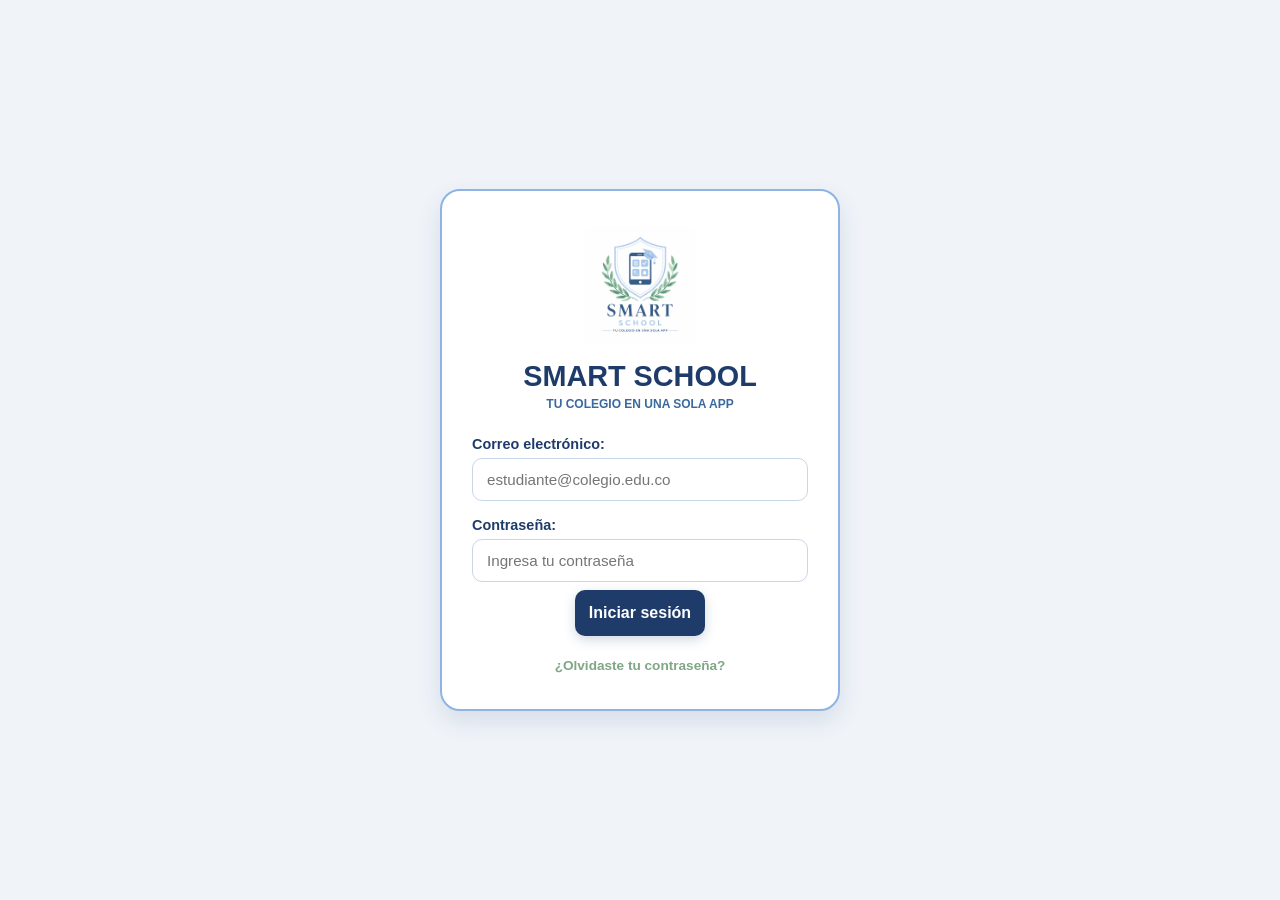
<file: inicio-de-sesión/index.html>
<!DOCTYPE html>
<html lang="es">

<head>
  <meta charset="UTF-8">
  <meta name="viewport" content="width=device-width, initial-scale=1.0">
  <title>Smart School · Inicio de Sesión</title>
  <link rel="stylesheet" href="styles.css">
</head>

<body>
  <main class="contenedor-principal">
    <section class="tarjeta-login">
      <header class="header-login">
        <img src="logo.png" alt="Logo de Smart School: tu colegio en una sola app" class="logo">
        <h1 id="titulo-app">SMART SCHOOL</h1>
        <p class="subtitulo">TU COLEGIO EN UNA SOLA APP</p>
      </header>
      <form class="formulario-login">
        <div class="campo">
          <label for="correo">Correo electrónico:</label>
          <input type="email" id="correo" name="correo" placeholder="estudiante@colegio.edu.co" required>
        </div>
        <div class="campo">
          <label for="password">Contraseña:</label>
          <input type="password" id="password" name="password" placeholder="Ingresa tu contraseña" required>
        </div>
      </form>
      <form action="../inicio/inicio.html">
        <button type="submit" class="btn-login">Iniciar sesión</button>
      </form>
      <footer class="footer-login">
        <p><a href="#">¿Olvidaste tu contraseña?</a></p>
      </footer>
    </section>
  </main>
</body>

</html>
</file>
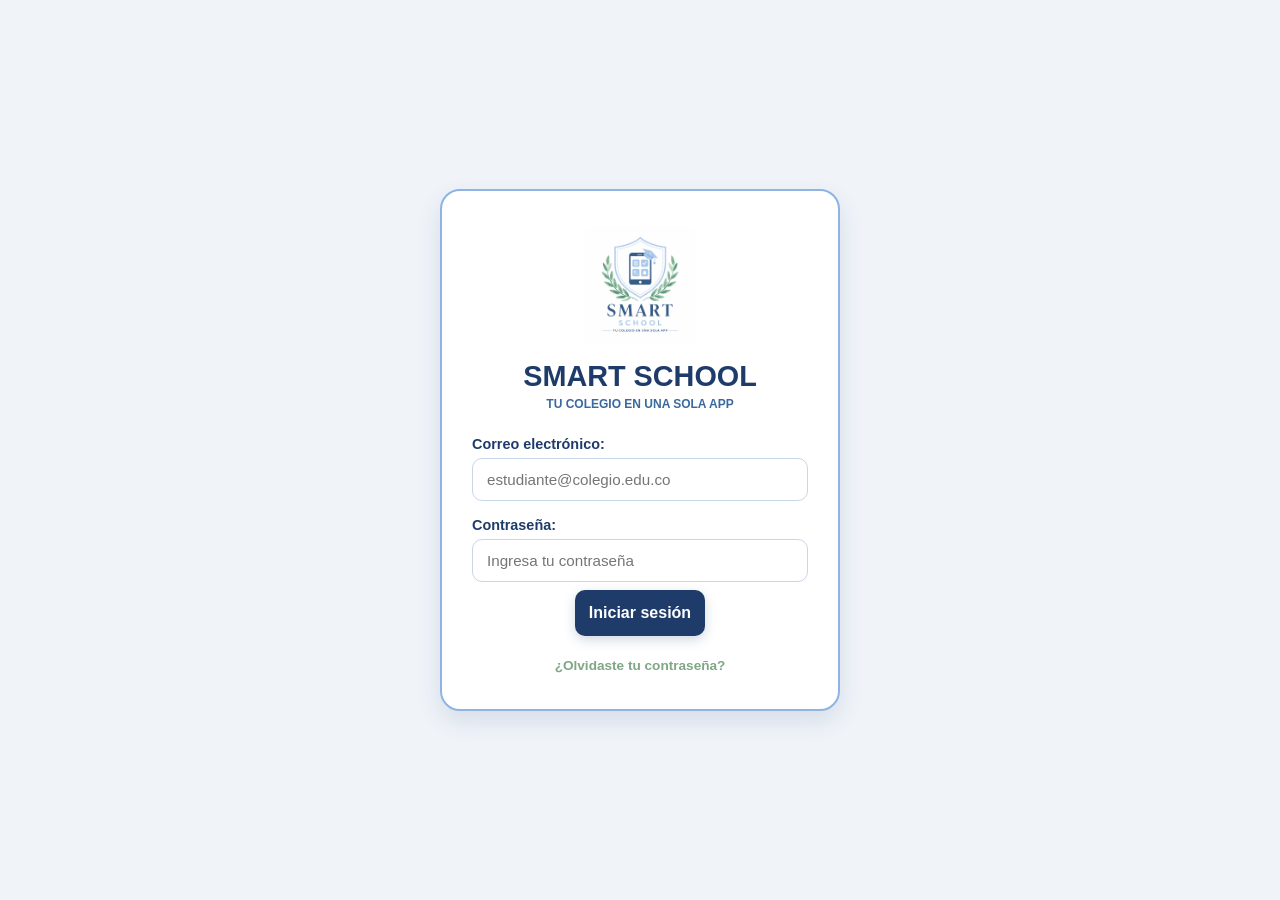
<file: proyecto pia/inicio de sesión/index.html>
<!DOCTYPE html>
<html lang="es">
<head>
  <meta charset="UTF-8">
  <meta name="viewport" content="width=device-width, initial-scale=1.0">
  <title>Smart School · Inicio de Sesión</title>
  <link rel="stylesheet" href="styles.css">
</head>
<body>
  <main class="contenedor-principal">
    <section class="tarjeta-login">
      <header class="header-login">
        <img src="logo.png" alt="Logo de Smart School: tu colegio en una sola app" class="logo">
        <h1 id="titulo-app">SMART SCHOOL</h1>
        <p class="subtitulo">TU COLEGIO EN UNA SOLA APP</p>
      </header>
      <form class="formulario-login">
        <div class="campo">
          <label for="correo">Correo electrónico:</label>
          <input type="email" id="correo" name="correo" placeholder="estudiante@colegio.edu.co" required>
        </div>
        <div class="campo">
          <label for="password">Contraseña:</label>
          <input type="password" id="password" name="password" placeholder="Ingresa tu contraseña" required>
        </div>
      </form>
      <form action="../primera-pagina/index.html">
        <button type="submit" class="btn-login">Iniciar sesión</button>
      </form>
      <footer class="footer-login">
        <p><a href="#">¿Olvidaste tu contraseña?</a></p>
      </footer>
    </section>
  </main>
</body>
</html>
</file>
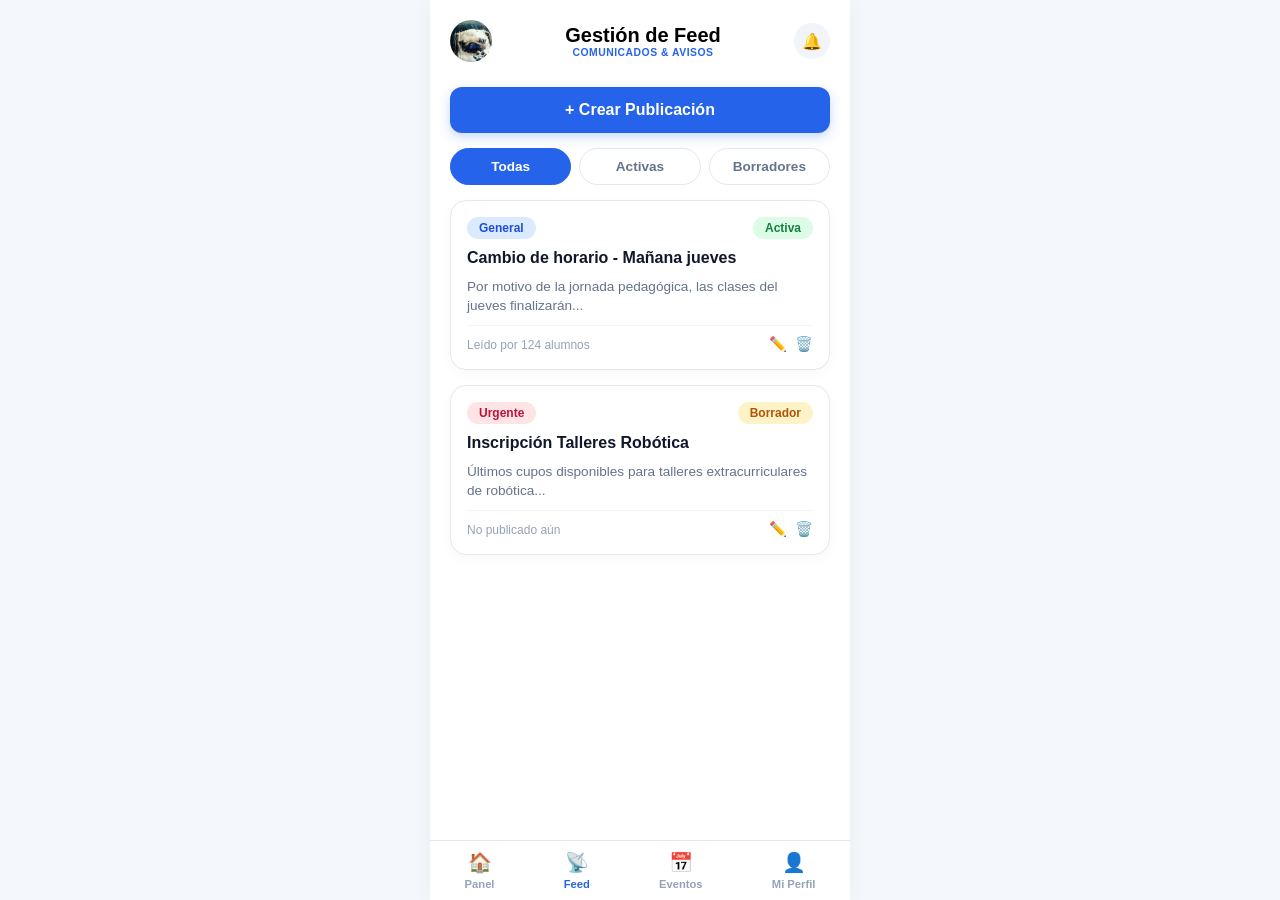
<file: proyecto pia/primera-pagina/index.html>
<!DOCTYPE html>
<html lang="es">
<head>
  <meta charset="UTF-8">
  <meta name="viewport" content="width=device-width, initial-scale=1.0">
  <title>Smart School · Gestión de Feed</title>
  <link rel="stylesheet" href="styles.css">
</head>
<body>
  <div class="app-contenedor">
    <header class="encabezado-pantalla">
      <img src="foto1.png" alt="Foto de perfil del usuario" class="avatar-usuario">
      <div class="titulo-seccion">
        <h1>Gestión de Feed</h1>
        <p class="subtitulo">COMUNICADOS & AVISOS</p>
      </div>
      <button type="button" class="btn-icono" aria-label="Notificaciones">🔔</button>
    </header>
    <main class="contenido-principal">
      <button type="button" class="btn-crear">+ Crear Publicación</button>
      <section class="seccion-filtros">
        <button type="button" class="filtro activo">Todas</button>
        <button type="button" class="filtro">Activas</button>
        <button type="button" class="filtro">Borradores</button>
      </section>
      <section class="lista-publicaciones">
        <article class="tarjeta-publicacion">
          <header class="cabecera-tarjeta">
            <span class="badge badge-general">General</span>
            <span class="badge badge-activa">Activa</span>
          </header>
          <h2>Cambio de horario - Mañana jueves</h2>
          <p>Por motivo de la jornada pedagógica, las clases del jueves finalizarán...</p>
          <footer class="pie-tarjeta">
            <span class="estado-lectura">Leído por 124 alumnos</span>
            <div class="acciones-tarjeta">
              <button type="button" class="btn-accion" aria-label="Editar">✏️</button>
              <button type="button" class="btn-accion" aria-label="Eliminar">🗑️</button>
            </div>
          </footer>
        </article>
        <article class="tarjeta-publicacion">
          <header class="cabecera-tarjeta">
            <span class="badge badge-urgente">Urgente</span>
            <span class="badge badge-borrador">Borrador</span>
          </header>
          <h2>Inscripción Talleres Robótica</h2>
          <p>Últimos cupos disponibles para talleres extracurriculares de robótica...</p>
          <footer class="pie-tarjeta">
            <span class="estado-lectura">No publicado aún</span>
            <div class="acciones-tarjeta">
              <button type="button" class="btn-accion" aria-label="Editar">✏️</button>
              <button type="button" class="btn-accion" aria-label="Eliminar">🗑️</button>
            </div>
          </footer>
        </article>
      </section>
    </main>
    <nav class="barra-navegacion">
      <ul>
        <li>
          <a href="#">
            <span class="icono-nav">🏠</span>
            <span>Panel</span>
          </a>
        </li>
        <li>
          <a href="#" class="activo">
            <span class="icono-nav">📡</span>
            <span>Feed</span>
          </a>
        </li>
        <li>
          <a href="#">
            <span class="icono-nav">📅</span>
            <span>Eventos</span>
          </a>
        </li>
        <li>
          <a href="#">
            <span class="icono-nav">👤</span>
            <span>Mi Perfil</span>
          </a>
        </li>
      </ul>
    </nav>
  </div>
  
</body>
</html>
</file>
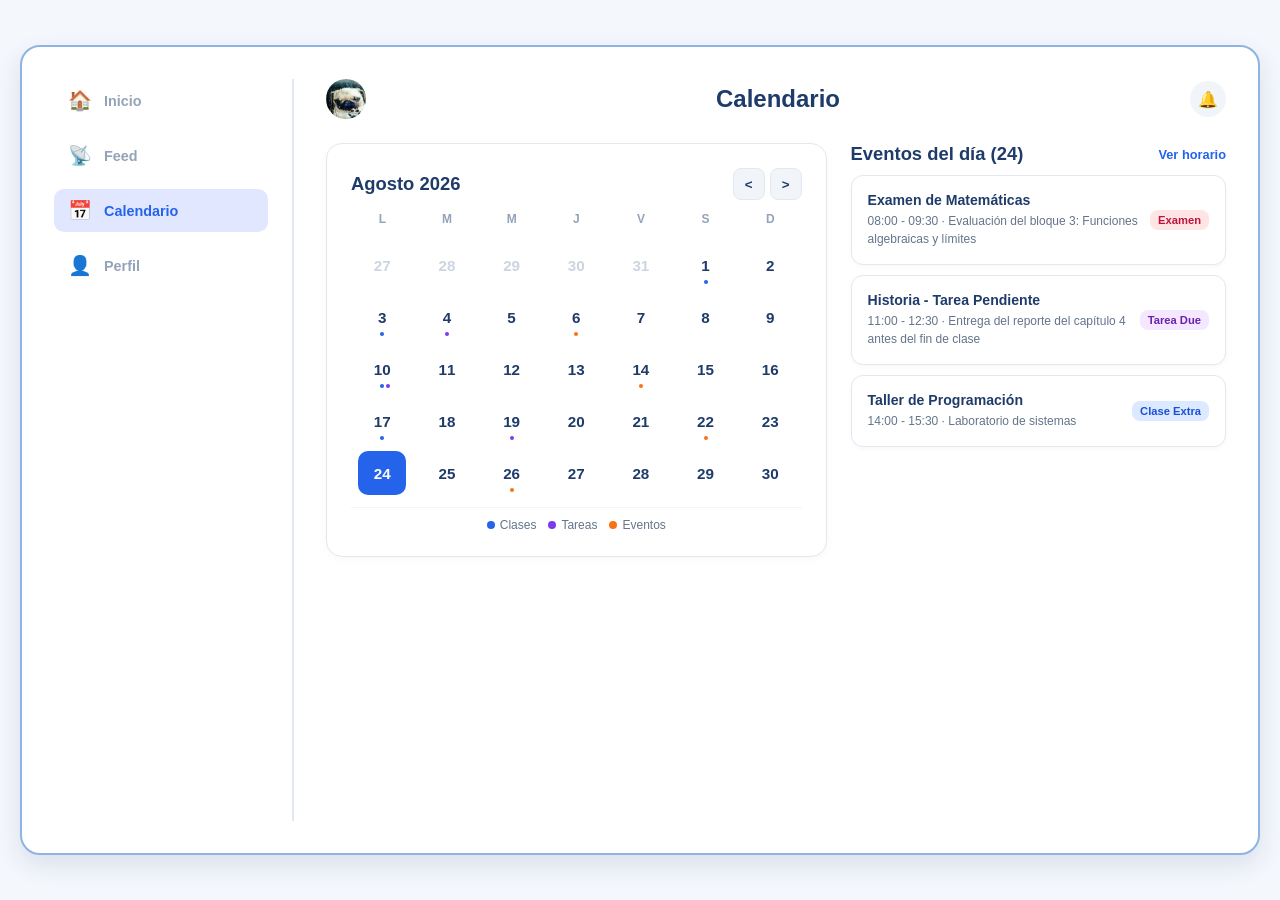
<file: calendario/calendario.html>
<!DOCTYPE html>
<html lang="es">

<head>
    <meta charset="UTF-8">
    <title>Smart School · Calendario</title>
    <!-- Enlace a la hoja de estilos externa (Clase 5) -->
    <link rel="stylesheet" href="styles.css">
</head>

<body>

    <!-- Contenedor principal de la aplicación (Clase 2 y 6) -->
    <div class="app-contenedor">

        <!-- Encabezado superior (Clase 2, 3 y 7) -->
        <header class="encabezado-pantalla">
            <img src="foto1.png" alt="Foto de perfil del estudiante" class="avatar-usuario">
            <h1 class="titulo-pantalla">Calendario</h1>
            <button type="button" class="btn-icono">🔔</button>
        </header>

        <!-- Contenido principal semántico (Clase 2) -->
        <main class="contenido-principal">

            <!-- Sección del Calendario Mensual (Clase 2, 6 y 7) -->
            <section class="tarjeta-calendario">

                <!-- Cabecera del mes con controles de navegación -->
                <div class="cabecera-mes">
                    <h2>Agosto 2026</h2>
                    <div class="controles-mes">
                        <button type="button" class="btn-flecha">&lt;</button>
                        <button type="button" class="btn-flecha">&gt;</button>
                    </div>
                </div>

                <!-- Días de la semana -->
                <div class="dias-semana-header">
                    <span>L</span><span>M</span><span>M</span><span>J</span><span>V</span><span>S</span><span>D</span>
                </div>

                <!-- Matriz de días del mes (Clase 7 Flexbox) -->
                <div class="grid-calendario">
                    <!-- Semana 1 -->
                    <div class="fila-semana">
                        <div class="dia pasado">27</div>
                        <div class="dia pasado">28</div>
                        <div class="dia pasado">29</div>
                        <div class="dia pasado">30</div>
                        <div class="dia pasado">31</div>
                        <div class="dia con-punto punto-azul">1</div>
                        <div class="dia">2</div>
                    </div>

                    <!-- Semana 2 -->
                    <div class="fila-semana">
                        <div class="dia con-punto punto-azul">3</div>
                        <div class="dia con-punto punto-morado">4</div>
                        <div class="dia">5</div>
                        <div class="dia con-punto punto-naranja">6</div>
                        <div class="dia">7</div>
                        <div class="dia">8</div>
                        <div class="dia">9</div>
                    </div>

                    <!-- Semana 3 -->
                    <div class="fila-semana">
                        <div class="dia con-punto punto-doble">10</div>
                        <div class="dia">11</div>
                        <div class="dia">12</div>
                        <div class="dia">13</div>
                        <div class="dia con-punto punto-naranja">14</div>
                        <div class="dia">15</div>
                        <div class="dia">16</div>
                    </div>

                    <!-- Semana 4 -->
                    <div class="fila-semana">
                        <div class="dia con-punto punto-azul">17</div>
                        <div class="dia">18</div>
                        <div class="dia con-punto punto-morado">19</div>
                        <div class="dia">20</div>
                        <div class="dia">21</div>
                        <div class="dia con-punto punto-naranja">22</div>
                        <div class="dia">23</div>
                    </div>

                    <!-- Semana 5 -->
                    <div class="fila-semana">
                        <div class="dia activo">24</div>
                        <div class="dia">25</div>
                        <div class="dia con-punto punto-naranja">26</div>
                        <div class="dia">27</div>
                        <div class="dia">28</div>
                        <div class="dia">29</div>
                        <div class="dia">30</div>
                    </div>
                </div>

                <!-- Leyenda de colores del calendario (Clase 6 y 7) -->
                <div class="leyenda-calendario">
                    <span class="item-leyenda"><span class="dot dot-azul"></span> Clases</span>
                    <span class="item-leyenda"><span class="dot dot-morado"></span> Tareas</span>
                    <span class="item-leyenda"><span class="dot dot-naranja"></span> Eventos</span>
                </div>

            </section>

            <!-- Sección de Eventos del Día (Clase 2 y 7) -->
            <section class="bloque-eventos">
                <div class="cabecera-seccion">
                    <h2>Eventos del día (24)</h2>
                    <a href="#" class="enlace-ver-horario">Ver horario</a>
                </div>

                <div class="lista-eventos-dia">
                    <!-- Tarjeta 1: Examen -->
                    <article class="tarjeta-evento-dia">
                        <div class="info-evento">
                            <h3>Examen de Matemáticas</h3>
                            <p>08:00 - 09:30 · Evaluación del bloque 3: Funciones algebraicas y límites</p>
                        </div>
                        <span class="badge badge-examen">Examen</span>
                    </article>

                    <!-- Tarjeta 2: Tarea -->
                    <article class="tarjeta-evento-dia">
                        <div class="info-evento">
                            <h3>Historia - Tarea Pendiente</h3>
                            <p>11:00 - 12:30 · Entrega del reporte del capítulo 4 antes del fin de clase</p>
                        </div>
                        <span class="badge badge-tarea">Tarea Due</span>
                    </article>

                    <!-- Tarjeta 3: Clase Extra -->
                    <article class="tarjeta-evento-dia">
                        <div class="info-evento">
                            <h3>Taller de Programación</h3>
                            <p>14:00 - 15:30 · Laboratorio de sistemas</p>
                        </div>
                        <span class="badge badge-clase">Clase Extra</span>
                    </article>
                </div>
            </section>

        </main>

        <!-- Barra de navegación inferior (Clase 2 y 7) -->
        <nav class="barra-navegacion">
            <ul>
                <li>
                    <a href="../inicio/inicio.html">
                        <span class="icono-nav">🏠</span>
                        <span>Inicio</span>
                    </a>
                </li>
                <li>
                    <a href="../feed/feed.html">
                        <span class="icono-nav">📡</span>
                        <span>Feed</span>
                    </a>
                </li>
                <li>
                    <a href="#" class="activo">
                        <span class="icono-nav">📅</span>
                        <span>Calendario</span>
                    </a>
                </li>
                <li>
                    <a href="../perfil/perfil.html">
                        <span class="icono-nav">👤</span>
                        <span>Perfil</span>
                    </a>
                </li>
            </ul>
        </nav>

    </div>

</body>

</html>
</file>
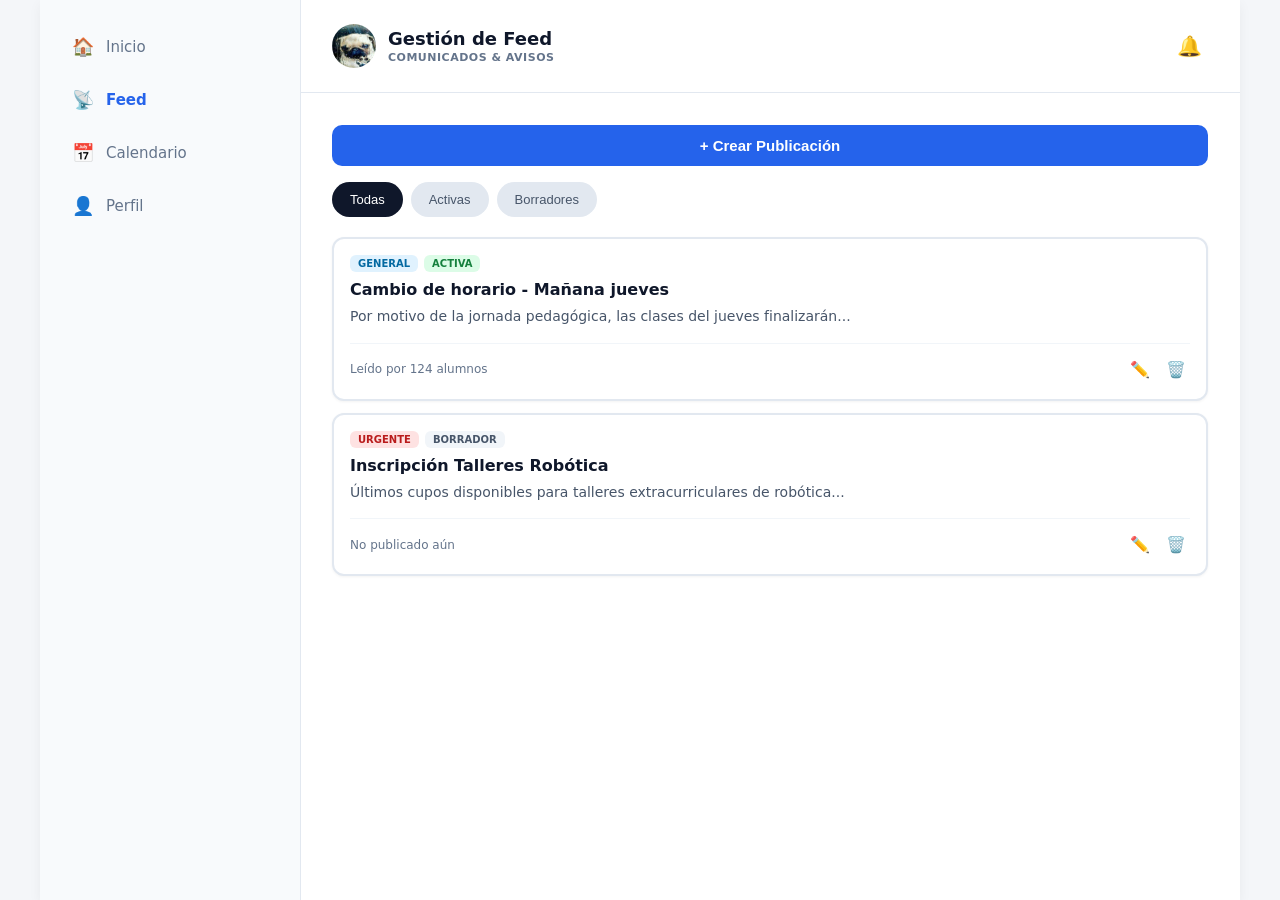
<file: feed/feed.html>
<!DOCTYPE html>
<html lang="es">

<head>
  <meta charset="UTF-8">
  <meta name="viewport" content="width=device-width, initial-scale=1.0">
  <title>Smart School · Gestión de Feed</title>
  <link rel="stylesheet" href="styles.css">
</head>

<body>
  <div class="app-contenedor">
    <header class="encabezado-pantalla">
      <img src="foto1.png" alt="Foto de perfil del usuario" class="avatar-usuario">
      <div class="titulo-seccion">
        <h1>Gestión de Feed</h1>
        <p class="subtitulo">COMUNICADOS & AVISOS</p>
      </div>
      <button type="button" class="btn-icono" aria-label="Notificaciones">🔔</button>
    </header>

    <main class="contenido-principal">
      <button type="button" class="btn-crear">+ Crear Publicación</button>

      <section class="seccion-filtros">
        <button type="button" class="filtro activo">Todas</button>
        <button type="button" class="filtro">Activas</button>
        <button type="button" class="filtro">Borradores</button>
      </section>

      <section class="lista-publicaciones">
        <article class="tarjeta-publicacion" tabindex="0">
          <header class="cabecera-tarjeta">
            <span class="badge badge-general">General</span>
            <span class="badge badge-activa">Activa</span>
          </header>
          <h2>Cambio de horario - Mañana jueves</h2>
          <p>Por motivo de la jornada pedagógica, las clases del jueves finalizarán...</p>
          <footer class="pie-tarjeta">
            <span class="estado-lectura">Leído por 124 alumnos</span>
            <div class="acciones-tarjeta">
              <button type="button" class="btn-accion" aria-label="Editar">✏️</button>
              <button type="button" class="btn-accion" aria-label="Eliminar">🗑️</button>
            </div>
          </footer>
        </article>

        <article class="tarjeta-publicacion" tabindex="0">
          <header class="cabecera-tarjeta">
            <span class="badge badge-urgente">Urgente</span>
            <span class="badge badge-borrador">Borrador</span>
          </header>
          <h2>Inscripción Talleres Robótica</h2>
          <p>Últimos cupos disponibles para talleres extracurriculares de robótica...</p>
          <footer class="pie-tarjeta">
            <span class="estado-lectura">No publicado aún</span>
            <div class="acciones-tarjeta">
              <button type="button" class="btn-accion" aria-label="Editar">✏️</button>
              <button type="button" class="btn-accion" aria-label="Eliminar">🗑️</button>
            </div>
          </footer>
        </article>
      </section>
    </main>

    <nav class="barra-navegacion">
      <ul>
        <li>
          <a href="../inicio/inicio.html"> <!-- 👈 Redirige de regreso al Panel/Inicio -->
            <span class="icono-nav">🏠</span>
            <span>Inicio</span>
          </a>
        </li>
        <li>
          <a href="../feed/feed.html" class="activo"> <!-- Página actual -->
            <span class="icono-nav">📡</span>
            <span>Feed</span>
          </a>
        </li>
        <li>
          <a href="../calendario/calendario.html">
            <span class="icono-nav">📅</span>
            <span>Calendario</span>
          </a>
        </li>
        <li>
          <a href="../perfil/perfil.html">
            <span class="icono-nav">👤</span>
            <span>Perfil</span>
          </a>
        </li>
      </ul>
    </nav>
  </div>
</body>

</html>
</file>
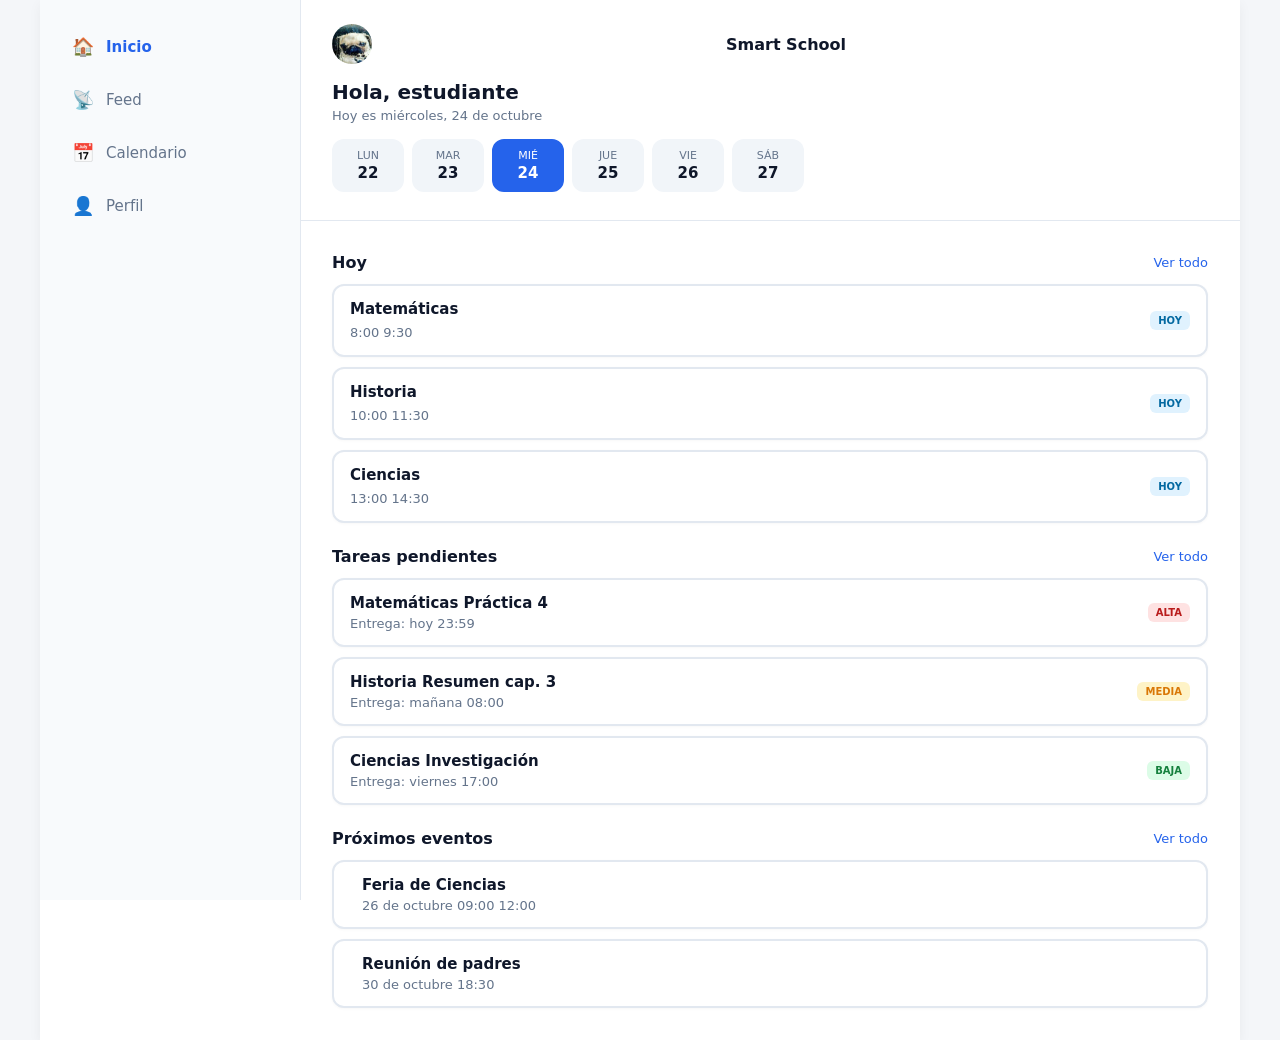
<file: inicio/inicio.html>
<!DOCTYPE html>
<html lang="es">

<head>
    <meta charset="UTF-8">
    <meta name="viewport" content="width=device-width, initial-scale=1.0">
    <title>Smart School Inicio</title>
    <link rel="stylesheet" href="styles.css">
</head>

<body>
    <div class="app-contenedor">
        <header class="encabezado-dashboard">
            <div class="barra-superior">
                <img src="foto1.png" alt="Foto de perfil del estudiante" class="avatar-usuario">
                <span class="nombre-app">Smart School</span>
                <button type="button" class="btn-icono" aria-label="Notificaciones"></button>
            </div>
            <div class="saludo-usuario">
                <h1>Hola, estudiante</h1>
                <p class="fecha-actual">Hoy es miércoles, 24 de octubre</p>
            </div>
            <nav class="dias-semana">
                <div class="dia-item"><span>Lun</span><strong>22</strong></div>
                <div class="dia-item"><span>Mar</span><strong>23</strong></div>
                <div class="dia-item activo"><span>Mié</span><strong>24</strong></div>
                <div class="dia-item"><span>Jue</span><strong>25</strong></div>
                <div class="dia-item"><span>Vie</span><strong>26</strong></div>
                <div class="dia-item"><span>Sáb</span><strong>27</strong></div>
            </nav>
        </header>
        <main class="contenido-principal">
            <section class="bloque-seccion">
                <header class="cabecera-seccion">
                    <h2>Hoy</h2>
                    <a href="#" class="enlace-ver-todo">Ver todo</a>
                </header>
                <div class="lista-horarios">
                    <article class="tarjeta-horario">
                        <div class="info-clase">
                            <strong>Matemáticas</strong>
                            <span>8:00 9:30</span>
                        </div>
                        <span class="badge badge-hoy">Hoy</span>
                    </article>
                    <article class="tarjeta-horario">
                        <div class="info-clase">
                            <strong>Historia</strong>
                            <span>10:00 11:30</span>
                        </div>
                        <span class="badge badge-hoy">Hoy</span>
                    </article>
                    <article class="tarjeta-horario">
                        <div class="info-clase">
                            <strong>Ciencias</strong>
                            <span>13:00 14:30</span>
                        </div>
                        <span class="badge badge-hoy">Hoy</span>
                    </article>
                </div>
            </section>
            <section class="bloque-seccion">
                <header class="cabecera-seccion">
                    <h2>Tareas pendientes</h2>
                    <a href="#" class="enlace-ver-todo">Ver todo</a>
                </header>
                <div class="lista-tareas">
                    <article class="tarjeta-tarea">
                        <div class="detalle-tarea">
                            <h3>Matemáticas Práctica 4</h3>
                            <p>Entrega: hoy 23:59</p>
                        </div>
                        <span class="badge badge-alta">Alta</span>
                    </article>
                    <article class="tarjeta-tarea">
                        <div class="detalle-tarea">
                            <h3>Historia Resumen cap. 3</h3>
                            <p>Entrega: mañana 08:00</p>
                        </div>
                        <span class="badge badge-media">Media</span>
                    </article>
                    <article class="tarjeta-tarea">
                        <div class="detalle-tarea">
                            <h3>Ciencias Investigación</h3>
                            <p>Entrega: viernes 17:00</p>
                        </div>
                        <span class="badge badge-baja">Baja</span>
                    </article>
                </div>
            </section>
            <section class="bloque-seccion">
                <header class="cabecera-seccion">
                    <h2>Próximos eventos</h2>
                    <a href="#" class="enlace-ver-todo">Ver todo</a>
                </header>
                <div class="lista-eventos">
                    <article class="tarjeta-evento">
                        <span class="icono-evento"></span>
                        <div class="detalle-evento">
                            <h3>Feria de Ciencias</h3>
                            <p>26 de octubre 09:00 12:00</p>
                        </div>
                    </article>
                    <article class="tarjeta-evento">
                        <span class="icono-evento"></span>
                        <div class="detalle-evento">
                            <h3>Reunión de padres</h3>
                            <p>30 de octubre 18:30</p>
                        </div>
                    </article>
                </div>
            </section>
        </main>
        <nav class="barra-navegacion">
            <ul>
                <li>
                    <a href="../inicio/inicio.html" class="activo">
                        <span class="icono-nav">🏠</span>
                        <span>Inicio</span>
                    </a>
                </li>
                <li>
                    <a href="../feed/feed.html">
                        <span class="icono-nav">📡</span>
                        <span>Feed</span>
                    </a>
                </li>
                <li>
                    <a href="../calendario/calendario.html">
                        <span class="icono-nav">📅</span>
                        <span>Calendario</span>
                    </a>
                </li>
                <li>
                    <a href="../perfil/perfil.html">
                        <span class="icono-nav">👤</span>
                        <span>Perfil</span>
                    </a>
                </li>
            </ul>
        </nav>
    </div>
</body>

</html>
</file>
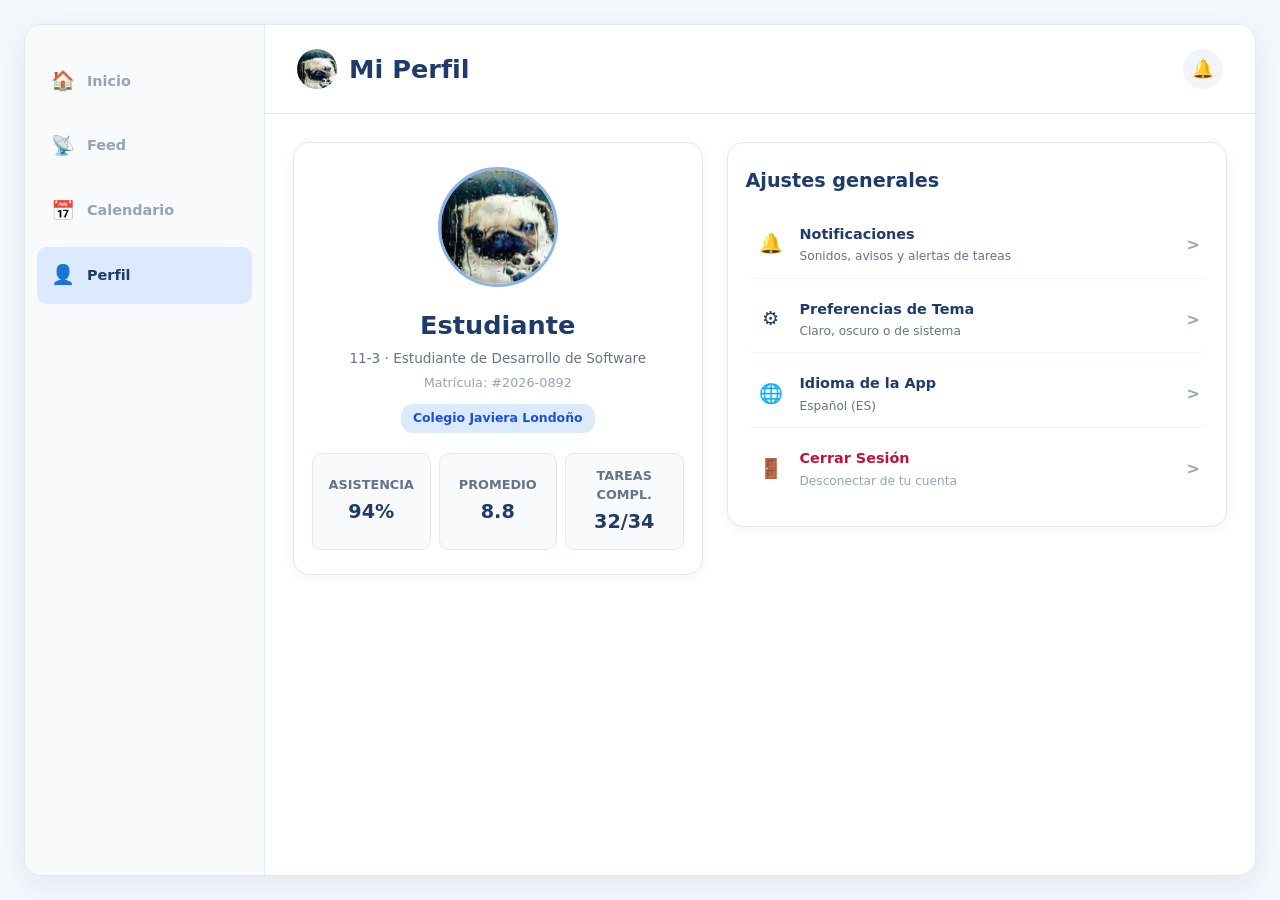
<file: perfil/perfil.html>
<!DOCTYPE html>
<html lang="es">

<head>
  <meta charset="UTF-8">
  <title>Smart School · Mi Perfil</title>
  <!-- Enlace a la hoja de estilos externa (Clase 5) -->
  <link rel="stylesheet" href="styles.css">
</head>

<body>

  <!-- Contenedor principal de la aplicación (Clase 2 y 6) -->
  <div class="app-contenedor">

    <!-- Encabezado superior (Clase 2, 3 y 7) -->
    <header class="encabezado-pantalla">
      <img src="foto1.png" alt="Foto de perfil miniatura" class="avatar-usuario">
      <h1 class="titulo-pantalla">Mi Perfil</h1>
      <button type="button" class="btn-icono">🔔</button>
    </header>

    <!-- Contenido principal semántico (Clase 2) -->
    <main class="contenido-principal">

      <!-- Tarjeta principal de perfil (Clase 2, 3 y 6) -->
      <section class="tarjeta-perfil">
        <div class="avatar-contenedor">
          <img src="foto1.png" alt="Foto de perfil del estudiante" class="avatar-grande">
        </div>

        <h2 class="nombre-estudiante">Estudiante</h2>
        <p class="subtitulo-perfil">11-3 · Estudiante de Desarrollo de Software</p>
        <p class="matricula-perfil">Matrícula: #2026-0892</p>

        <span class="badge badge-colegio">Colegio Javiera Londoño</span>

        <!-- Fila de estadísticas (Clase 6 y 7 Flexbox) -->
        <div class="cajas-estadisticas">
          <div class="caja-stat">
            <span class="etiqueta-stat">ASISTENCIA</span>
            <strong class="valor-stat">94%</strong>
          </div>
          <div class="caja-stat">
            <span class="etiqueta-stat">PROMEDIO</span>
            <strong class="valor-stat">8.8</strong>
          </div>
          <div class="caja-stat">
            <span class="etiqueta-stat">TAREAS COMPL.</span>
            <strong class="valor-stat">32/34</strong>
          </div>
        </div>
      </section>

      <!-- Bloque de ajustes generales (Clase 2, 6 y 7) -->
      <section class="bloque-ajustes">
        <h2>Ajustes generales</h2>

        <div class="lista-ajustes">

          <article class="opcion-ajuste">
            <span class="icono-opcion">🔔</span>
            <div class="texto-opcion">
              <h3>Notificaciones</h3>
              <p>Sonidos, avisos y alertas de tareas</p>
            </div>
            <span class="flecha-opcion">&gt;</span>
          </article>

          <article class="opcion-ajuste">
            <span class="icono-opcion">⚙️</span>
            <div class="texto-opcion">
              <h3>Preferencias de Tema</h3>
              <p>Claro, oscuro o de sistema</p>
            </div>
            <span class="flecha-opcion">&gt;</span>
          </article>

          <article class="opcion-ajuste">
            <span class="icono-opcion">🌐</span>
            <div class="texto-opcion">
              <h3>Idioma de la App</h3>
              <p>Español (ES)</p>
            </div>
            <span class="flecha-opcion">&gt;</span>
          </article>

          <article class="opcion-ajuste opcion-cerrar-sesion">
            <span class="icono-opcion">🚪</span>
            <div class="texto-opcion">
              <h3>Cerrar Sesión</h3>
              <p>Desconectar de tu cuenta</p>
            </div>
            <span class="flecha-opcion">&gt;</span>
          </article>

        </div>
      </section>

    </main>

    <!-- Barra de navegación inferior (Clase 2 y 7) -->
    <nav class="barra-navegacion">
      <ul>
        <li>
          <a href="../inicio/inicio.html">
            <span class="icono-nav">🏠</span>
            <span>Inicio</span>
          </a>
        </li>
        <li>
          <a href="../feed/feed.html">
            <span class="icono-nav">📡</span>
            <span>Feed</span>
          </a>
        </li>
        <li>
          <a href="../calendario/calendario.html">
            <span class="icono-nav">📅</span>
            <span>Calendario</span>
          </a>
        </li>
        <li>
          <a href="../perfil/perfil.html" class="activo">
            <span class="icono-nav">👤</span>
            <span>Perfil</span>
          </a>
        </li>
      </ul>
    </nav>

  </div>

</body>

</html>
</file>
<file: inicio-de-sesión/styles.css>
* {
  box-sizing: border-box;
  margin: 0;
  padding: 0;
}
body {
  font-family: Arial, sans-serif;
  background: #f0f4f9;
  color: #1e3b6a;
  min-height: 100vh;
  display: flex;
  justify-content: center;
  align-items: center;
  padding: 20px;
}
.contenedor-principal {
  width: 100%;
  max-width: 400px;
}
.tarjeta-login {
  background: #ffffff;
  padding: 35px 30px;
  border-radius: 20px;
  border: 2px solid #8eb4e3;
  box-shadow: 0 10px 25px rgba(30, 59, 106, 0.12);
  display: flex;
  flex-direction: column;
  align-items: center;
}
.header-login {
  text-align: center;
  margin-bottom: 25px;
}
.logo {
  width: 110px;
  height: auto;
  margin-bottom: 12px;
}
#titulo-app {
  color: #1e3b6a;
  font-size: 1.8rem;
  font-weight: bold;
}
.subtitulo {
  color: #3a699d;
  font-size: 0.75rem;
  font-weight: bold;
  margin-top: 4px;
}
.formulario-login {
  width: 100%;
  display: flex;
  flex-direction: column;
  gap: 16px;
}
.campo {
  display: flex;
  flex-direction: column;
  gap: 6px;
}
label {
  font-size: 0.9rem;
  font-weight: bold;
  color: #1e3b6a;
}
input {
  width: 100%;
  padding: 12px 14px;
  border: 1.5px solid #c8d7e8;
  border-radius: 10px;
  font-size: 0.95rem;
  color: #1e3b6a;
}
.btn-login {
  display: inline-block;
  width: 100%;
  padding: 14px;
  margin-top: 8px;
  background: #1e3b6a;
  color: #ffffff;
  border: none;
  border-radius: 10px;
  font-size: 1rem;
  font-weight: bold;
  cursor: pointer;
  box-shadow: 0 4px 12px rgba(30, 59, 106, 0.2);
  transition: transform 0.2s;
}
.btn-login:hover {
  background: #2a528f;
  transform: translateY(-2px);
}
.footer-login {
  margin-top: 20px;
  text-align: center;
}
.footer-login a {
  color: #7fa685;
  font-size: 0.85rem;
  text-decoration: none;
  font-weight: bold;
}
.footer-login a:hover {
  text-decoration: underline;
}
</file>
<file: proyecto pia/inicio de sesión/styles.css>
* {
  box-sizing: border-box;
  margin: 0;
  padding: 0;
}
body {
  font-family: Arial, sans-serif;
  background: #f0f4f9;
  color: #1e3b6a;
  min-height: 100vh;
  display: flex;
  justify-content: center;
  align-items: center;
  padding: 20px;
}
.contenedor-principal {
  width: 100%;
  max-width: 400px;
}
.tarjeta-login {
  background: #ffffff;
  padding: 35px 30px;
  border-radius: 20px;
  border: 2px solid #8eb4e3;
  box-shadow: 0 10px 25px rgba(30, 59, 106, 0.12);
  display: flex;
  flex-direction: column;
  align-items: center;
}
.header-login {
  text-align: center;
  margin-bottom: 25px;
}
.logo {
  width: 110px;
  height: auto;
  margin-bottom: 12px;
}
#titulo-app {
  color: #1e3b6a;
  font-size: 1.8rem;
  font-weight: bold;
}
.subtitulo {
  color: #3a699d;
  font-size: 0.75rem;
  font-weight: bold;
  margin-top: 4px;
}
.formulario-login {
  width: 100%;
  display: flex;
  flex-direction: column;
  gap: 16px;
}
.campo {
  display: flex;
  flex-direction: column;
  gap: 6px;
}
label {
  font-size: 0.9rem;
  font-weight: bold;
  color: #1e3b6a;
}
input {
  width: 100%;
  padding: 12px 14px;
  border: 1.5px solid #c8d7e8;
  border-radius: 10px;
  font-size: 0.95rem;
  color: #1e3b6a;
}
.btn-login {
  display: inline-block;
  width: 100%;
  padding: 14px;
  margin-top: 8px;
  background: #1e3b6a;
  color: #ffffff;
  border: none;
  border-radius: 10px;
  font-size: 1rem;
  font-weight: bold;
  cursor: pointer;
  box-shadow: 0 4px 12px rgba(30, 59, 106, 0.2);
  transition: transform 0.2s;
}
.btn-login:hover {
  background: #2a528f;
  transform: translateY(-2px);
}
.footer-login {
  margin-top: 20px;
  text-align: center;
}
.footer-login a {
  color: #7fa685;
  font-size: 0.85rem;
  text-decoration: none;
  font-weight: bold;
}
.footer-login a:hover {
  text-decoration: underline;
}
</file>
<file: proyecto pia/primera-pagina/styles.css>
* {
  box-sizing: border-box;
  margin: 0;
  padding: 0;
}
body {
  font-family: Arial, sans-serif;
  background-color: #f4f7fc;
  color: #1e3b6a;
  min-height: 100vh;
  display: flex;
  justify-content: center;
  align-items: flex-start;
}
.app-contenedor {
  width: 100%;
  max-width: 420px;
  background-color: #ffffff;
  min-height: 100vh;
  display: flex;
  flex-direction: column;
  position: relative;
  padding-bottom: 80px;
  box-shadow: 0 0 20px rgba(0, 0, 0, 0.05);
}
.encabezado-pantalla {
  display: flex;
  justify-content: space-between;
  align-items: center;
  padding: 20px 20px 10px 20px;
  background-color: #ffffff;
}
.avatar-usuario {
  width: 42px;
  height: 42px;
  border-radius: 50%;
  object-fit: cover;
}
.titulo-seccion {
  text-align: center;
}
.titulo-seccion h1 {
  font-size: 1.25rem;
  color: #000000;
  font-weight: bold;
}
.subtitulo {
  font-size: 0.65rem;
  color: #2563eb;
  font-weight: bold;
  letter-spacing: 0.5px;
}
.btn-icono {
  background: #f1f5f9;
  border: none;
  width: 36px;
  height: 36px;
  border-radius: 50%;
  cursor: pointer;
  font-size: 1rem;
}
.contenido-principal {
  padding: 15px 20px;
  display: flex;
  flex-direction: column;
  gap: 15px;
}
.btn-crear {
  width: 100%;
  padding: 14px;
  background-color: #2563eb;
  color: #ffffff;
  border: none;
  border-radius: 12px;
  font-size: 1rem;
  font-weight: bold;
  cursor: pointer;
  box-shadow: 0 4px 12px rgba(37, 99, 235, 0.25);
  transition: transform 0.2s;
}
.btn-crear:hover {
  transform: translateY(-2px);
}
.seccion-filtros {
  display: flex;
  gap: 8px;
}
.filtro {
  flex: 1;
  padding: 10px 0;
  background-color: #ffffff;
  color: #64748b;
  border: 1px solid #e2e8f0;
  border-radius: 20px;
  font-size: 0.85rem;
  font-weight: bold;
  cursor: pointer;
  text-align: center;
}
.filtro.activo {
  background-color: #2563eb;
  color: #ffffff;
  border-color: #2563eb;
}
.lista-publicaciones {
  display: flex;
  flex-direction: column;
  gap: 15px;
}
.tarjeta-publicacion {
  background-color: #ffffff;
  border: 1px solid #e2e8f0;
  border-radius: 16px;
  padding: 16px;
  box-shadow: 0 4px 12px rgba(0, 0, 0, 0.03);
  display: flex;
  flex-direction: column;
  gap: 10px;
}
.cabecera-tarjeta {
  display: flex;
  justify-content: space-between;
  align-items: center;
}
.badge {
  display: inline-block;
  padding: 4px 12px;
  border-radius: 12px;
  font-size: 0.75rem;
  font-weight: bold;
}
.badge-general {
  background-color: #dbeafe;
  color: #1d4ed8;
}
.badge-activa {
  background-color: #dcfce7;
  color: #15803d;
}
.badge-urgente {
  background-color: #ffe4e6;
  color: #be123c;
}
.badge-borrador {
  background-color: #fef3c7;
  color: #b45309;
}
.tarjeta-publicacion h2 {
  font-size: 1rem;
  color: #0f172a;
  font-weight: bold;
}
.tarjeta-publicacion p {
  font-size: 0.85rem;
  color: #64748b;
  line-height: 1.4;
}
.pie-tarjeta {
  display: flex;
  justify-content: space-between;
  align-items: center;
  padding-top: 10px;
  border-top: 1px solid #f1f5f9;
}
.estado-lectura {
  font-size: 0.75rem;
  color: #94a3b8;
}
.acciones-tarjeta {
  display: flex;
  gap: 8px;
}
.btn-accion {
  background: none;
  border: none;
  cursor: pointer;
  font-size: 0.9rem;
}
.barra-navegacion {
  position: fixed;
  bottom: 0;
  width: 100%;
  max-width: 420px;
  background-color: #ffffff;
  border-top: 1px solid #e2e8f0;
  padding: 10px 0;
  z-index: 10;
}
.barra-navegacion ul {
  display: flex;
  justify-content: space-around;
  list-style: none;
}
.barra-navegacion a {
  display: flex;
  flex-direction: column;
  align-items: center;
  gap: 4px;
  text-decoration: none;
  color: #94a3b8;
  font-size: 0.7 rails;
  font-size: 0.7rem;
  font-weight: bold;
}
.barra-navegacion a.activo {
  color: #2563eb;
}
.icono-nav {
  font-size: 1.2rem;
}
</file>
<file: calendario/styles.css>
/* =========================================================
   SMART SCHOOL - CALENDARIO RESPONSIVE
   Adaptado para celular, computador y televisor
   ========================================================= */

/* 1. Box Model Universal */
*, *::before, *::after {
  box-sizing: border-box;
  margin: 0;
  padding: 0;
}

/* 2. Cuerpo de la pagina */
body {
  font-family: Arial, sans-serif;
  background-color: #f4f7fc;
  color: #1e3b6a;
  display: flex;
  justify-content: center;
  align-items: center;
  padding: 20px;
  min-height: 100vh;
}

/* 3. Contenedor principal */
.app-contenedor {
  background-color: #ffffff;
  width: 100%;
  max-width: 1200px;
  min-height: 90vh;
  border-radius: 20px;
  border: 2px solid #8eb4e3;
  box-shadow: 0 10px 25px rgba(30, 59, 106, 0.12);
  padding: 20px;
  display: flex;
  flex-direction: column;
  gap: 20px;
}

/* 4. Encabezado superior */
.encabezado-pantalla {
  display: flex;
  justify-content: space-between;
  align-items: center;
  gap: 12px;
}

.avatar-usuario {
  width: 40px;
  height: 40px;
  border-radius: 50%;
  object-fit: cover;
}

.titulo-pantalla {
  font-size: 1.2rem;
  color: #1e3b6a;
  font-weight: bold;
}

.btn-icono {
  background: #f1f5f9;
  border: none;
  width: 36px;
  height: 36px;
  border-radius: 50%;
  cursor: pointer;
  font-size: 1rem;
  flex-shrink: 0;
}

/* 5. Contenido principal */
.contenido-principal {
  display: flex;
  flex-direction: column;
  gap: 20px;
  width: 100%;
}

/* Tarjeta del calendario mensual */
.tarjeta-calendario {
  background-color: #ffffff;
  border: 1px solid #e2e8f0;
  border-radius: 16px;
  padding: 16px;
  box-shadow: 0 2px 8px rgba(0, 0, 0, 0.03);
  display: flex;
  flex-direction: column;
  gap: 12px;
  width: 100%;
  min-width: 0;
}

.cabecera-mes {
  display: flex;
  justify-content: space-between;
  align-items: center;
  gap: 10px;
}

.cabecera-mes h2 {
  font-size: 1rem;
  color: #1e3b6a;
  font-weight: bold;
}

.controles-mes {
  display: flex;
  gap: 5px;
  flex-shrink: 0;
}

.btn-flecha {
  background-color: #f1f5f9;
  border: 1px solid #e2e8f0;
  border-radius: 8px;
  width: 32px;
  height: 32px;
  cursor: pointer;
  color: #1e3b6a;
  font-weight: bold;
}

/* Encabezado de los dias */
.dias-semana-header {
  display: flex;
  justify-content: space-around;
  font-size: 0.75rem;
  font-weight: bold;
  color: #94a3b8;
  padding-bottom: 5px;
  gap: 2px;
}

.dias-semana-header span {
  flex: 1;
  min-width: 0;
  text-align: center;
}

/* Matriz de dias del calendario */
.grid-calendario {
  display: flex;
  flex-direction: column;
  gap: 8px;
  width: 100%;
}

.fila-semana {
  display: flex;
  justify-content: space-around;
  gap: 2px;
  width: 100%;
}

.dia {
  flex: 1;
  max-width: 44px;
  height: 38px;
  display: flex;
  align-items: center;
  justify-content: center;
  font-size: 0.85rem;
  color: #1e3b6a;
  border-radius: 8px;
  font-weight: bold;
  position: relative;
}

.dia.pasado {
  color: #cbd5e1;
}

/* Dia seleccionado */
.dia.activo {
  background-color: #2563eb;
  color: #ffffff;
  border-radius: 10px;
}

/* Puntos de eventos */
.dia.con-punto::after {
  content: "";
  position: absolute;
  bottom: 3px;
  width: 4px;
  height: 4px;
  border-radius: 50%;
}

.dia.punto-azul::after {
  background-color: #2563eb;
}

.dia.punto-morado::after {
  background-color: #7c3aed;
}

.dia.punto-naranja::after {
  background-color: #f97316;
}

.dia.punto-doble::after {
  background-color: #2563eb;
  box-shadow: 6px 0 0 #7c3aed;
}

/* Leyenda del calendario */
.leyenda-calendario {
  display: flex;
  justify-content: center;
  flex-wrap: wrap;
  gap: 12px;
  padding-top: 10px;
  border-top: 1px solid #f1f5f9;
  font-size: 0.75rem;
  color: #64748b;
}

.item-leyenda {
  display: flex;
  align-items: center;
  gap: 5px;
}

.dot {
  width: 8px;
  height: 8px;
  border-radius: 50%;
  display: inline-block;
  flex-shrink: 0;
}

.dot-azul {
  background-color: #2563eb;
}

.dot-morado {
  background-color: #7c3aed;
}

.dot-naranja {
  background-color: #f97316;
}

/* 6. Eventos del dia */
.bloque-eventos {
  display: flex;
  flex-direction: column;
  gap: 10px;
  width: 100%;
  min-width: 0;
}

.cabecera-seccion {
  display: flex;
  justify-content: space-between;
  align-items: center;
  gap: 10px;
}

.cabecera-seccion h2 {
  font-size: 1rem;
  color: #1e3b6a;
  font-weight: bold;
}

.enlace-ver-horario {
  font-size: 0.8rem;
  color: #2563eb;
  text-decoration: none;
  font-weight: bold;
}

.lista-eventos-dia {
  display: flex;
  flex-direction: column;
  gap: 10px;
  width: 100%;
}

.tarjeta-evento-dia {
  background-color: #ffffff;
  border: 1px solid #e2e8f0;
  border-radius: 12px;
  padding: 12px 14px;
  display: flex;
  justify-content: space-between;
  align-items: center;
  gap: 12px;
  box-shadow: 0 2px 5px rgba(0, 0, 0, 0.03);
  min-width: 0;
}

.info-evento {
  flex: 1;
  min-width: 0;
}

.info-evento h3 {
  font-size: 0.88rem;
  color: #1e3b6a;
  font-weight: bold;
  overflow-wrap: anywhere;
}

.info-evento p {
  font-size: 0.75rem;
  color: #64748b;
  margin-top: 4px;
  line-height: 1.5;
  overflow-wrap: anywhere;
}

/* Etiquetas de categoria */
.badge {
  display: inline-block;
  padding: 4px 8px;
  border-radius: 8px;
  font-size: 0.7rem;
  font-weight: bold;
  white-space: nowrap;
  flex-shrink: 0;
}

.badge-examen {
  background-color: #ffe4e6;
  color: #be123c;
}

.badge-tarea {
  background-color: #f3e8ff;
  color: #6b21a8;
}

.badge-clase {
  background-color: #dbeafe;
  color: #1d4ed8;
}

/* 7. Navegacion inferior (Móvil por defecto) */
.barra-navegacion {
  border-top: 1px solid #e2e8f0;
  padding-top: 12px;
  margin-top: auto;
}

.barra-navegacion ul {
  display: flex;
  justify-content: space-around;
  align-items: center;
  gap: 8px;
  list-style: none;
}

.barra-navegacion li {
  flex: 1;
  min-width: 0;
}

.barra-navegacion a {
  display: flex;
  flex-direction: column;
  align-items: center;
  gap: 4px;
  text-decoration: none;
  color: #94a3b8;
  font-size: 0.7rem;
  font-weight: bold;
  text-align: center;
}

.barra-navegacion a.activo {
  color: #1e3b6a;
}

.icono-nav {
  font-size: 1.1rem;
}


/* =========================================================
   8. CELULARES
   ========================================================= */
@media (max-width: 480px) {
  body {
    padding: 0;
  }

  .app-contenedor {
    width: 100%;
    max-width: none;
    min-height: 100vh;
    border: none;
    border-radius: 0;
    padding: 14px;
    gap: 16px;
    box-shadow: none;
  }

  .titulo-pantalla {
    font-size: 1.05rem;
  }

  .tarjeta-calendario {
    padding: 12px 8px;
    gap: 10px;
  }

  .cabecera-mes h2 {
    font-size: 0.9rem;
  }

  .dias-semana-header {
    font-size: 0.68rem;
  }

  .fila-semana {
    gap: 1px;
  }

  .dia {
    height: 36px;
    font-size: 0.8rem;
  }

  .leyenda-calendario {
    gap: 8px;
    font-size: 0.68rem;
  }

  .tarjeta-evento-dia {
    padding: 10px;
    gap: 8px;
  }

  .info-evento h3 {
    font-size: 0.82rem;
  }

  .info-evento p {
    font-size: 0.7rem;
  }

  .badge {
    font-size: 0.63rem;
    padding: 4px 6px;
  }

  .barra-navegacion a {
    font-size: 0.65rem;
  }
}


/* =========================================================
   9. TABLETAS Y PANTALLAS MEDIANAS
   ========================================================= */
@media (min-width: 481px) and (max-width: 900px) {
  .app-contenedor {
    max-width: 760px;
    padding: 24px;
  }

  .contenido-principal {
    gap: 24px;
  }

  .tarjeta-calendario {
    padding: 22px;
  }

  .dia {
    height: 44px;
    font-size: 0.95rem;
  }

  .bloque-eventos {
    gap: 14px;
  }

  .tarjeta-evento-dia {
    padding: 16px;
  }
}


/* =========================================================
   10. COMPUTADORES (Barra de navegación vertical izquierda)
   ========================================================= */
@media (min-width: 901px) {
  .app-contenedor {
    max-width: 1250px;
    padding: 32px;
    display: grid;
    grid-template-columns: 240px 1fr;
    grid-template-rows: auto 1fr;
    grid-template-areas: 
      "nav header"
      "nav main";
    align-items: start;
    gap: 24px 32px;
  }

  /* Posicionamiento en el Grid */
  .barra-navegacion {
    grid-area: nav;
    border-top: none;
    border-right: 2px solid #e2e8f0;
    padding-top: 0;
    padding-right: 24px;
    margin-top: 0;
    height: 100%;
  }

  .encabezado-pantalla {
    grid-area: header;
    padding-bottom: 0;
  }

  .contenido-principal {
    grid-area: main;
    flex-direction: row;
    align-items: flex-start;
    gap: 24px;
  }

  /* Menú vertical izquierdo */
  .barra-navegacion ul {
    flex-direction: column;
    justify-content: flex-start;
    align-items: stretch;
    gap: 12px;
  }

  .barra-navegacion li {
    flex: none;
    width: 100%;
  }

  .barra-navegacion a {
    flex-direction: row;
    justify-content: flex-start;
    align-items: center;
    gap: 12px;
    padding: 10px 14px;
    border-radius: 10px;
    font-size: 0.9rem;
    text-align: left;
    transition: background-color 0.2s ease;
  }

  .barra-navegacion a:hover {
    background-color: #f1f5f9;
  }

  .barra-navegacion a.activo {
    background-color: #e0e7ff;
    color: #2563eb;
  }

  .icono-nav {
    font-size: 1.2rem;
  }

  /* Tamaños internos de computadores */
  .titulo-pantalla {
    font-size: 1.5rem;
  }

  .tarjeta-calendario {
    flex: 1.2;
    padding: 24px;
  }

  .bloque-eventos {
    flex: 1;
    min-width: 0;
  }

  .cabecera-mes h2,
  .cabecera-seccion h2 {
    font-size: 1.15rem;
  }

  .dia {
    max-width: 48px;
    height: 44px;
    font-size: 0.95rem;
  }

  .tarjeta-evento-dia {
    padding: 16px;
  }
}


/* =========================================================
   11. TELEVISORES Y PANTALLAS GRANDES
   ========================================================= */
@media (min-width: 1600px) {
  body {
    padding: 40px;
  }

  .app-contenedor {
    max-width: 1650px;
    padding: 40px;
    grid-template-columns: 300px 1fr;
    gap: 32px 40px;
  }

  .barra-navegacion {
    padding-right: 32px;
  }

  .barra-navegacion a {
    padding: 14px 18px;
    font-size: 1.1rem;
    border-radius: 12px;
  }

  .icono-nav {
    font-size: 1.5rem;
  }

  .contenido-principal {
    gap: 32px;
  }

  .tarjeta-calendario {
    padding: 32px;
    gap: 20px;
  }

  .cabecera-mes h2,
  .cabecera-seccion h2 {
    font-size: 1.5rem;
  }

  .dia {
    max-width: 64px;
    height: 58px;
    font-size: 1.15rem;
  }

  .dias-semana-header {
    font-size: 1rem;
  }

  .grid-calendario {
    gap: 12px;
  }

  .tarjeta-evento-dia {
    padding: 22px;
  }

  .info-evento h3 {
    font-size: 1.1rem;
  }

  .info-evento p {
    font-size: 0.95rem;
  }

  .badge {
    font-size: 0.85rem;
    padding: 6px 10px;
  }
}
</file>
<file: feed/styles.css>
body {
  font-family: system-ui, -apple-system, BlinkMacSystemFont, 'Segoe UI', Roboto, sans-serif;
  margin: 0;
  background-color: #f4f6f9;
  color: #1e293b;
}

.app-contenedor {
  display: flex;
  flex-direction: column;
  min-height: 100vh;
  padding-bottom: 75px;
}

.encabezado-pantalla {
  display: flex;
  align-items: center;
  padding: 16px;
  background-color: #ffffff;
  border-bottom: 1px solid #e2e8f0;
}

.avatar-usuario {
  width: 44px;
  height: 44px;
  border-radius: 50%;
  object-fit: cover;
  margin-right: 12px;
}

.titulo-seccion h1 {
  font-size: 18px;
  margin: 0;
  color: #0f172a;
}

.subtitulo {
  font-size: 11px;
  margin: 2px 0 0 0;
  color: #64748b;
  font-weight: 600;
  letter-spacing: 0.5px;
}

.btn-icono {
  margin-left: auto;
  background: none;
  border: none;
  font-size: 20px;
  cursor: pointer;
  border-radius: 8px;
}

.contenido-principal {
  padding: 16px;
  flex: 1;
  display: flex;
  flex-direction: column;
  gap: 16px;
}

.btn-crear {
  background-color: #2563eb;
  color: #ffffff;
  border: none;
  padding: 12px 16px;
  border-radius: 10px;
  font-size: 15px;
  font-weight: 600;
  cursor: pointer;
  transition: all 0.2s;
}

.btn-crear:hover {
  background-color: #1d4ed8;
}

.seccion-filtros {
  display: flex;
  gap: 8px;
  overflow-x: auto;
  padding-bottom: 4px;
}

.filtro {
  background-color: #e2e8f0;
  border: 2px solid transparent;
  padding: 8px 16px;
  border-radius: 20px;
  font-size: 13px;
  font-weight: 500;
  color: #475569;
  cursor: pointer;
  white-space: nowrap;
  transition: all 0.2s;
}

.filtro.activo {
  background-color: #0f172a;
  color: #ffffff;
}

.lista-publicaciones {
  display: flex;
  flex-direction: column;
  gap: 12px;
}

.tarjeta-publicacion {
  background-color: #ffffff;
  border: 2px solid #e2e8f0;
  border-radius: 12px;
  padding: 16px;
  box-shadow: 0 1px 3px rgba(0, 0, 0, 0.05);
  transition: all 0.2s;
  outline: none;
}

.cabecera-tarjeta {
  display: flex;
  gap: 6px;
  margin-bottom: 8px;
}

.badge {
  font-size: 10px;
  font-weight: 700;
  padding: 3px 8px;
  border-radius: 6px;
  text-transform: uppercase;
}

.badge-general { background-color: #e0f2fe; color: #0369a1; }
.badge-activa { background-color: #dcfce7; color: #15803d; }
.badge-urgente { background-color: #fee2e2; color: #b91c1c; }
.badge-borrador { background-color: #f1f5f9; color: #475569; }

.tarjeta-publicacion h2 {
  font-size: 16px;
  margin: 0 0 8px 0;
  color: #0f172a;
}

.tarjeta-publicacion p {
  font-size: 14px;
  color: #475569;
  margin: 0 0 16px 0;
  line-height: 1.4;
}

.pie-tarjeta {
  display: flex;
  justify-content: space-between;
  align-items: center;
  border-top: 1px solid #f1f5f9;
  padding-top: 12px;
}

.estado-lectura {
  font-size: 12px;
  color: #64748b;
}

.acciones-tarjeta {
  display: flex;
  gap: 8px;
}

.btn-accion {
  background: none;
  border: none;
  font-size: 16px;
  cursor: pointer;
  padding: 4px;
  border-radius: 6px;
}

.barra-navegacion {
  position: fixed;
  bottom: 0;
  left: 0;
  width: 100%;
  background-color: #ffffff;
  border-top: 1px solid #e2e8f0;
  z-index: 100;
}

.barra-navegacion ul {
  display: flex;
  justify-content: space-around;
  list-style: none;
  margin: 0;
  padding: 8px 0;
}

.barra-navegacion a {
  display: flex;
  flex-direction: column;
  align-items: center;
  text-decoration: none;
  color: #64748b;
  font-size: 11px;
  gap: 2px;
  padding: 4px 8px;
  border-radius: 8px;
  transition: all 0.2s;
  outline: none;
}

.barra-navegacion .icono-nav {
  font-size: 18px;
}

.barra-navegacion a.activo {
  color: #2563eb;
  font-weight: 600;
}

@media (min-width: 768px) {
  .app-contenedor {
    display: grid;
    grid-template-columns: 260px 1fr;
    grid-template-rows: auto 1fr;
    padding-bottom: 0;
    max-width: 1200px;
    margin: 0 auto;
    background-color: #ffffff;
    box-shadow: 0 4px 12px rgba(0, 0, 0, 0.05);
  }

  .encabezado-pantalla {
    grid-column: 2;
    padding: 24px 32px;
  }

  .contenido-principal {
    grid-column: 2;
    padding: 32px;
  }

  .barra-navegacion {
    position: sticky;
    top: 0;
    grid-column: 1;
    grid-row: 1 / 3;
    height: 100vh;
    border-top: none;
    border-right: 1px solid #e2e8f0;
    background-color: #f8fafc;
  }

  .barra-navegacion ul {
    flex-direction: column;
    justify-content: flex-start;
    gap: 8px;
    padding: 24px 16px;
  }

  .barra-navegacion li {
    width: 100%;
  }

  .barra-navegacion a {
    flex-direction: row;
    gap: 12px;
    font-size: 15px;
    padding: 12px 16px;
  }

  .barra-navegacion a:hover {
    background-color: #e2e8f0;
    color: #0f172a;
  }
}

@media (min-width: 1400px) {
  body {
    font-size: 18px;
    background-color: #f1f5f9;
    color: #1e293b;
  }

  .app-contenedor {
    max-width: 1800px;
    grid-template-columns: 320px 1fr;
    background-color: #ffffff;
    box-shadow: 0 10px 30px rgba(0,0,0,0.08);
    border-radius: 16px;
    margin: 20px auto;
  }

  .encabezado-pantalla {
    background-color: #ffffff;
    border-bottom: 1px solid #e2e8f0;
    padding: 32px 48px;
  }

  .titulo-seccion h1 {
    font-size: 28px;
    color: #0f172a;
  }

  .subtitulo {
    font-size: 14px;
    color: #64748b;
  }

  .avatar-usuario {
    width: 60px;
    height: 60px;
  }

  .contenido-principal {
    padding: 48px;
  }

  .lista-publicaciones {
    display: grid;
    grid-template-columns: repeat(2, 1fr);
    gap: 24px;
  }

  .tarjeta-publicacion {
    background-color: #ffffff;
    border-color: #cbd5e1;
    padding: 24px;
    border-radius: 16px;
  }

  .tarjeta-publicacion h2 {
    font-size: 22px;
    color: #0f172a;
  }

  .tarjeta-publicacion p {
    font-size: 16px;
    color: #475569;
  }

  .pie-tarjeta {
    border-top-color: #f1f5f9;
  }

  .estado-lectura {
    color: #64748b;
    font-size: 14px;
  }

  .barra-navegacion {
    background-color: #f8fafc;
    border-right-color: #e2e8f0;
  }

  .barra-navegacion a {
    font-size: 18px;
    padding: 16px 20px;
    color: #475569;
  }

  .btn-crear {
    font-size: 18px;
    padding: 16px 24px;
  }

  a:focus,
  button:focus,
  .tarjeta-publicacion:focus,
  .filtro:focus {
    outline: 4px solid #2563eb !important;
    outline-offset: 4px;
    transform: scale(1.02);
    box-shadow: 0 0 20px rgba(37, 99, 235, 0.3);
  }

  .barra-navegacion a:focus {
    background-color: #e0f2fe;
    color: #1d4ed8;
  }

  .filtro:focus {
    background-color: #cbd5e1;
    color: #0f172a;
  }
}
</file>
<file: inicio/styles.css>
body {
  font-family: system-ui, -apple-system, BlinkMacSystemFont, 'Segoe UI', Roboto, sans-serif;
  margin: 0;
  background-color: #f4f6f9;
  color: #1e293b;
}

.app-contenedor {
  display: flex;
  flex-direction: column;
  min-height: 100vh;
  padding-bottom: 75px;
}

.encabezado-dashboard {
  background-color: #ffffff;
  padding: 16px;
  border-bottom: 1px solid #e2e8f0;
}

.barra-superior {
  display: flex;
  align-items: center;
  justify-content: space-between;
  margin-bottom: 16px;
}

.avatar-usuario {
  width: 40px;
  height: 40px;
  border-radius: 50%;
  object-fit: cover;
}

.nombre-app {
  font-weight: 700;
  font-size: 16px;
  color: #0f172a;
}

.btn-icono {
  background: none;
  border: none;
  font-size: 18px;
  cursor: pointer;
  padding: 4px;
}

.saludo-usuario h1 {
  font-size: 20px;
  margin: 0 0 4px 0;
  color: #0f172a;
}

.fecha-actual {
  font-size: 13px;
  color: #64748b;
  margin: 0 0 16px 0;
}

.dias-semana {
  display: flex;
  gap: 8px;
  overflow-x: auto;
  padding-bottom: 4px;
}

.dia-item {
  background-color: #f1f5f9;
  border: 2px solid transparent;
  padding: 8px 12px;
  border-radius: 12px;
  display: flex;
  flex-direction: column;
  align-items: center;
  min-width: 44px;
  cursor: pointer;
  transition: all 0.2s;
  outline: none;
}

.dia-item span {
  font-size: 11px;
  color: #64748b;
  text-transform: uppercase;
}

.dia-item strong {
  font-size: 15px;
  color: #0f172a;
  margin-top: 2px;
}

.dia-item.activo {
  background-color: #2563eb;
  border-color: #2563eb;
}

.dia-item.activo span,
.dia-item.activo strong {
  color: #ffffff;
}

.contenido-principal {
  padding: 16px;
  flex: 1;
  display: flex;
  flex-direction: column;
  gap: 24px;
}

.bloque-seccion {
  display: flex;
  flex-direction: column;
  gap: 12px;
}

.cabecera-seccion {
  display: flex;
  justify-content: space-between;
  align-items: center;
}

.cabecera-seccion h2 {
  font-size: 16px;
  margin: 0;
  color: #0f172a;
}

.enlace-ver-todo {
  font-size: 13px;
  color: #2563eb;
  text-decoration: none;
  font-weight: 500;
}

.enlace-ver-todo:hover {
  text-decoration: underline;
}

.lista-horarios,
.lista-tareas,
.lista-eventos {
  display: flex;
  flex-direction: column;
  gap: 10px;
}

.tarjeta-horario,
.tarjeta-tarea,
.tarjeta-evento {
  background-color: #ffffff;
  border: 2px solid #e2e8f0;
  border-radius: 12px;
  padding: 14px 16px;
  display: flex;
  justify-content: space-between;
  align-items: center;
  box-shadow: 0 1px 3px rgba(0, 0, 0, 0.03);
  transition: all 0.2s;
  outline: none;
}

.info-clase strong,
.detalle-tarea h3,
.detalle-evento h3 {
  font-size: 15px;
  color: #0f172a;
  margin: 0 0 4px 0;
  display: block;
}

.info-clase span,
.detalle-tarea p,
.detalle-evento p {
  font-size: 13px;
  color: #64748b;
  margin: 0;
}

.badge {
  font-size: 10px;
  font-weight: 700;
  padding: 4px 8px;
  border-radius: 6px;
  text-transform: uppercase;
}

.badge-hoy { background-color: #e0f2fe; color: #0369a1; }
.badge-alta { background-color: #fee2e2; color: #b91c1c; }
.badge-media { background-color: #fef3c7; color: #d97706; }
.badge-baja { background-color: #dcfce7; color: #15803d; }

.icono-evento {
  font-size: 20px;
  margin-right: 12px;
}

.detalle-evento {
  flex: 1;
}

.barra-navegacion {
  position: fixed;
  bottom: 0;
  left: 0;
  width: 100%;
  background-color: #ffffff;
  border-top: 1px solid #e2e8f0;
  z-index: 100;
}

.barra-navegacion ul {
  display: flex;
  justify-content: space-around;
  list-style: none;
  margin: 0;
  padding: 8px 0;
}

.barra-navegacion a {
  display: flex;
  flex-direction: column;
  align-items: center;
  text-decoration: none;
  color: #64748b;
  font-size: 11px;
  gap: 2px;
  padding: 4px 8px;
  border-radius: 8px;
  outline: none;
}

.barra-navegacion .icono-nav {
  font-size: 18px;
}

.barra-navegacion a.activo {
  color: #2563eb;
  font-weight: 600;
}

@media (min-width: 768px) {
  .app-contenedor {
    display: grid;
    grid-template-columns: 260px 1fr;
    grid-template-rows: auto 1fr;
    padding-bottom: 0;
    max-width: 1200px;
    margin: 0 auto;
    background-color: #ffffff;
    box-shadow: 0 4px 12px rgba(0, 0, 0, 0.05);
  }

  .encabezado-dashboard {
    grid-column: 2;
    padding: 24px 32px;
    border-bottom: 1px solid #e2e8f0;
  }

  .contenido-principal {
    grid-column: 2;
    padding: 32px;
  }

  .barra-navegacion {
    position: sticky;
    top: 0;
    grid-column: 1;
    grid-row: 1 / 3;
    height: 100vh;
    border-top: none;
    border-right: 1px solid #e2e8f0;
    background-color: #f8fafc;
  }

  .barra-navegacion ul {
    flex-direction: column;
    justify-content: flex-start;
    gap: 8px;
    padding: 24px 16px;
  }

  .barra-navegacion li {
    width: 100%;
  }

  .barra-navegacion a {
    flex-direction: row;
    gap: 12px;
    font-size: 15px;
    padding: 12px 16px;
  }

  .barra-navegacion a:hover {
    background-color: #e2e8f0;
    color: #0f172a;
  }
}

@media (min-width: 1400px) {
  body {
    font-size: 18px;
    background-color: #f1f5f9;
    color: #1e293b;
  }

  .app-contenedor {
    max-width: 1800px;
    grid-template-columns: 320px 1fr;
    background-color: #ffffff;
    box-shadow: 0 10px 30px rgba(0,0,0,0.08);
    border-radius: 16px;
    margin: 20px auto;
  }

  .encabezado-dashboard {
    background-color: #ffffff;
    border-bottom: 1px solid #e2e8f0;
    padding: 32px 48px;
  }

  .saludo-usuario h1 {
    font-size: 28px;
    color: #0f172a;
  }

  .fecha-actual {
    font-size: 15px;
    color: #64748b;
  }

  .avatar-usuario {
    width: 56px;
    height: 56px;
  }

  .nombre-app {
    font-size: 20px;
  }

  .dias-semana {
    gap: 16px;
  }

  .dia-item {
    min-width: 70px;
    padding: 12px 16px;
  }

  .dia-item span {
    font-size: 13px;
  }

  .dia-item strong {
    font-size: 20px;
  }

  .contenido-principal {
    padding: 48px;
    display: grid;
    grid-template-columns: repeat(2, 1fr);
    gap: 32px;
  }

  .bloque-seccion:nth-child(3) {
    grid-column: span 2;
  }

  .cabecera-seccion h2 {
    font-size: 22px;
    color: #0f172a;
  }

  .enlace-ver-todo {
    font-size: 16px;
  }

  .tarjeta-horario,
  .tarjeta-tarea,
  .tarjeta-evento {
    background-color: #ffffff;
    border-color: #cbd5e1;
    padding: 20px 24px;
    border-radius: 16px;
  }

  .info-clase strong,
  .detalle-tarea h3,
  .detalle-evento h3 {
    font-size: 18px;
    color: #0f172a;
  }

  .info-clase span,
  .detalle-tarea p,
  .detalle-evento p {
    font-size: 15px;
    color: #475569;
  }

  .barra-navegacion {
    background-color: #f8fafc;
    border-right-color: #e2e8f0;
  }

  .barra-navegacion a {
    font-size: 18px;
    padding: 16px 20px;
    color: #475569;
  }

  a:focus,
  button:focus,
  .tarjeta-horario:focus,
  .tarjeta-tarea:focus,
  .tarjeta-evento:focus,
  .dia-item:focus {
    outline: 4px solid #2563eb !important;
    outline-offset: 4px;
    transform: scale(1.02);
    box-shadow: 0 0 20px rgba(37, 99, 235, 0.3);
  }

  .barra-navegacion a:focus {
    background-color: #e0f2fe;
    color: #1d4ed8;
  }

  .dia-item:focus {
    background-color: #cbd5e1;
  }

  .dia-item.activo:focus {
    background-color: #1d4ed8;
  }
}
</file>
<file: perfil/styles.css>
* {
    box-sizing: border-box;
    margin: 0;
    padding: 0;
}

html {
    min-height: 100%;
    scroll-behavior: smooth;
}

body {
    font-family: system-ui, -apple-system, BlinkMacSystemFont, "Segoe UI", Roboto, sans-serif;
    background-color: #f4f7fc;
    color: #1e3b6a;
    min-height: 100vh;
    line-height: 1.5;
}

.app-contenedor {
    width: 100%;
    min-height: 100vh;
    background-color: #ffffff;
    display: flex;
    flex-direction: column;
    padding-bottom: 80px;
}

.encabezado-pantalla {
    display: flex;
    align-items: center;
    justify-content: space-between;
    gap: 12px;
    padding: 16px;
    background-color: #ffffff;
    border-bottom: 1px solid #e2e8f0;
}

.avatar-usuario {
    width: 40px;
    height: 40px;
    border-radius: 50%;
    object-fit: cover;
    flex-shrink: 0;
}

.titulo-pantalla {
    flex: 1;
    font-size: clamp(1.1rem, 2vw, 1.6rem);
    color: #1e3b6a;
    font-weight: 700;
}

.btn-icono {
    width: 40px;
    height: 40px;
    display: flex;
    align-items: center;
    justify-content: center;
    flex-shrink: 0;
    border: none;
    border-radius: 50%;
    background-color: #f1f5f9;
    font-size: 1.1rem;
    cursor: pointer;
}

.contenido-principal {
    width: 100%;
    max-width: 1100px;
    margin: 0 auto;
    padding: 20px 16px;
    display: flex;
    flex-direction: column;
    gap: 20px;
    flex: 1;
}

.tarjeta-perfil {
    width: 100%;
    padding: 24px 16px;
    display: flex;
    flex-direction: column;
    align-items: center;
    text-align: center;
    background-color: #ffffff;
    border: 1px solid #e2e8f0;
    border-radius: 16px;
    box-shadow: 0 3px 12px rgba(30, 59, 106, 0.05);
}

.avatar-contenedor {
    margin-bottom: 12px;
}

.avatar-grande {
    width: clamp(80px, 10vw, 120px);
    height: clamp(80px, 10vw, 120px);
    object-fit: cover;
    border-radius: 50%;
    border: 3px solid #8eb4e3;
    background-color: #dbeafe;
}

.nombre-estudiante {
    font-size: clamp(1.15rem, 2vw, 1.6rem);
    color: #1e3b6a;
    font-weight: 700;
}

.subtitulo-perfil {
    margin-top: 4px;
    font-size: 0.85rem;
    color: #64748b;
    overflow-wrap: anywhere;
}

.matricula-perfil {
    margin-top: 4px;
    font-size: 0.8rem;
    color: #94a3b8;
    overflow-wrap: anywhere;
}

.badge-colegio {
    display: inline-block;
    max-width: 100%;
    margin-top: 12px;
    padding: 5px 12px;
    background-color: #dbeafe;
    color: #1d4ed8;
    border-radius: 12px;
    font-size: 0.78rem;
    font-weight: 700;
    overflow-wrap: anywhere;
}

.cajas-estadisticas {
    width: 100%;
    display: grid;
    grid-template-columns: repeat(3, minmax(0, 1fr));
    gap: 8px;
    margin-top: 20px;
}

.caja-stat {
    min-width: 0;
    padding: 12px 4px;
    display: flex;
    flex-direction: column;
    align-items: center;
    justify-content: center;
    background-color: #f8fafc;
    border: 1px solid #e2e8f0;
    border-radius: 10px;
}

.etiqueta-stat {
    font-size: clamp(0.55rem, 1vw, 0.8rem);
    color: #64748b;
    font-weight: 700;
    overflow-wrap: anywhere;
}

.valor-stat {
    margin-top: 4px;
    font-size: clamp(0.9rem, 1.5vw, 1.3rem);
    color: #1e3b6a;
    font-weight: 700;
}

.bloque-ajustes {
    width: 100%;
    padding: 20px 16px;
    display: flex;
    flex-direction: column;
    gap: 16px;
    background-color: #ffffff;
    border: 1px solid #e2e8f0;
    border-radius: 16px;
    box-shadow: 0 3px 12px rgba(30, 59, 106, 0.05);
}

.bloque-ajustes h2 {
    font-size: clamp(1rem, 1.5vw, 1.25rem);
    color: #1e3b6a;
    font-weight: 700;
}

.lista-ajustes {
    display: flex;
    flex-direction: column;
    gap: 8px;
}

.opcion-ajuste {
    display: flex;
    align-items: center;
    gap: 12px;
    min-width: 0;
    padding: 12px 8px;
    border-bottom: 1px solid #f1f5f9;
    border-radius: 8px;
    transition: background-color 0.2s;
}

.opcion-ajuste:last-child {
    border-bottom: none;
}

.icono-opcion {
    width: 34px;
    flex-shrink: 0;
    display: flex;
    align-items: center;
    justify-content: center;
    font-size: 1.2rem;
}

.texto-opcion {
    flex: 1;
    min-width: 0;
}

.texto-opcion h3 {
    color: #1e3b6a;
    font-size: 0.9rem;
    font-weight: 700;
    overflow-wrap: anywhere;
}

.texto-opcion p {
    margin-top: 2px;
    color: #64748b;
    font-size: 0.76rem;
    overflow-wrap: anywhere;
}

.flecha-opcion {
    flex-shrink: 0;
    margin-left: auto;
    color: #94a3b8;
    font-size: 1rem;
    font-weight: 700;
}

.opcion-cerrar-sesion .texto-opcion h3 {
    color: #be123c;
}

.opcion-cerrar-sesion .texto-opcion p {
    color: #94a3b8;
}

.barra-navegacion {
    position: fixed;
    bottom: 0;
    left: 0;
    z-index: 100;
    width: 100%;
    padding: 8px 6px;
    padding-bottom: max(8px, env(safe-area-inset-bottom));
    background-color: #ffffff;
    border-top: 1px solid #e2e8f0;
    box-shadow: 0 -2px 10px rgba(30, 59, 106, 0.06);
}

.barra-navegacion ul {
    display: flex;
    align-items: center;
    justify-content: space-around;
    gap: 4px;
    list-style: none;
}

.barra-navegacion li {
    flex: 1;
    min-width: 0;
}

.barra-navegacion a {
    display: flex;
    flex-direction: column;
    align-items: center;
    justify-content: center;
    gap: 4px;
    padding: 8px 3px;
    border-radius: 10px;
    text-decoration: none;
    color: #94a3b8;
    font-size: 0.7rem;
    font-weight: 700;
    transition: background-color 0.2s, color 0.2s;
}

.icono-nav {
    font-size: 1.2rem;
}

.barra-navegacion a.activo {
    color: #1e3b6a;
    background-color: #dbeafe;
}

button:hover {
    background-color: #dbeafe;
}

.opcion-ajuste:hover {
    background-color: #f4f7fc;
}

a:focus-visible,
button:focus-visible,
.opcion-ajuste:focus-visible {
    outline: 3px solid #2563eb;
    outline-offset: 3px;
}

@media (min-width: 600px) {
    .app-contenedor {
        padding-bottom: 0;
    }

    .encabezado-pantalla {
        padding: 20px 28px;
    }

    .contenido-principal {
        padding: 28px;
        gap: 24px;
    }

    .tarjeta-perfil {
        padding: 30px 24px;
    }

    .bloque-ajustes {
        padding: 24px;
    }

    .barra-navegacion {
        position: static;
        width: calc(100% - 56px);
        max-width: 650px;
        margin: 0 auto 24px;
        padding: 8px;
        border: 1px solid #e2e8f0;
        border-radius: 14px;
        box-shadow: 0 3px 12px rgba(30, 59, 106, 0.05);
    }

    .barra-navegacion a {
        flex-direction: row;
        gap: 8px;
        font-size: 0.85rem;
    }
}

@media (min-width: 900px) {
    body {
        padding: 24px;
    }

    .app-contenedor {
        max-width: 1400px;
        min-height: calc(100vh - 48px);
        margin: 0 auto;
        display: grid;
        grid-template-columns: 240px minmax(0, 1fr);
        grid-template-rows: auto minmax(0, 1fr);
        padding-bottom: 0;
        overflow: hidden;
        border: 1px solid #e2e8f0;
        border-radius: 18px;
        box-shadow: 0 8px 28px rgba(30, 59, 106, 0.08);
    }

    .encabezado-pantalla {
        grid-column: 2;
        grid-row: 1;
        padding: 24px 32px;
    }

    .contenido-principal {
        grid-column: 2;
        grid-row: 2;
        width: 100%;
        max-width: 1100px;
        padding: 28px;
        display: grid;
        grid-template-columns: minmax(0, 0.9fr) minmax(0, 1.1fr);
        align-content: start;
        align-items: start;
        gap: 24px;
    }

    .tarjeta-perfil,
    .bloque-ajustes {
        min-width: 0;
        padding: 24px 18px;
    }

    .barra-navegacion {
        grid-column: 1;
        grid-row: 1 / 3;
        width: 100%;
        max-width: none;
        height: 100%;
        margin: 0;
        padding: 28px 12px;
        background-color: #f8fafc;
        border: none;
        border-right: 1px solid #e2e8f0;
        border-radius: 0;
        box-shadow: none;
    }

    .barra-navegacion ul {
        flex-direction: column;
        align-items: stretch;
        gap: 8px;
    }

    .barra-navegacion li {
        width: 100%;
    }

    .barra-navegacion a {
        justify-content: flex-start;
        gap: 12px;
        padding: 14px;
        font-size: 0.9rem;
    }
}

@media (min-width: 1400px) {
    body {
        padding: 30px;
    }

    .app-contenedor {
        max-width: 1800px;
        min-height: calc(100vh - 60px);
        grid-template-columns: 300px minmax(0, 1fr);
        border-radius: 22px;
    }

    .encabezado-pantalla {
        padding: 30px 42px;
    }

    .avatar-usuario {
        width: 48px;
        height: 48px;
    }

    .titulo-pantalla {
        font-size: 1.7rem;
    }

    .btn-icono {
        width: 48px;
        height: 48px;
        font-size: 1.3rem;
    }

    .contenido-principal {
        max-width: 1450px;
        padding: 38px;
        gap: 32px;
    }

    .tarjeta-perfil,
    .bloque-ajustes {
        padding: 34px 28px;
        border-radius: 20px;
    }

    .avatar-grande {
        width: 120px;
        height: 120px;
    }

    .nombre-estudiante {
        font-size: 1.65rem;
    }

    .subtitulo-perfil,
    .matricula-perfil {
        font-size: 0.95rem;
    }

    .badge-colegio {
        padding: 7px 16px;
        font-size: 0.85rem;
    }

    .cajas-estadisticas {
        gap: 10px;
    }

    .caja-stat {
        padding: 16px 8px;
    }

    .etiqueta-stat {
        font-size: 0.75rem;
    }

    .valor-stat {
        font-size: 1.35rem;
    }

    .bloque-ajustes h2 {
        font-size: 1.25rem;
    }

    .lista-ajustes {
        gap: 12px;
    }

    .opcion-ajuste {
        padding: 16px 10px;
        gap: 14px;
    }

    .icono-opcion {
        font-size: 1.4rem;
    }

    .texto-opcion h3 {
        font-size: 1rem;
    }

    .texto-opcion p {
        font-size: 0.85rem;
    }

    .barra-navegacion {
        padding: 36px 20px;
    }

    .barra-navegacion a {
        padding: 18px;
        font-size: 1rem;
    }

    .icono-nav {
        font-size: 1.4rem;
    }
}

@media (min-width: 2000px) {
    .app-contenedor {
        max-width: 2300px;
        grid-template-columns: 360px minmax(0, 1fr);
    }

    .encabezado-pantalla {
        padding: 36px 52px;
    }

    .titulo-pantalla {
        font-size: 2rem;
    }

    .contenido-principal {
        max-width: 1750px;
        padding: 48px;
        gap: 40px;
    }

    .tarjeta-perfil,
    .bloque-ajustes {
        padding: 42px 34px;
    }

    .avatar-grande {
        width: 145px;
        height: 145px;
    }

    .nombre-estudiante {
        font-size: 2rem;
    }

    .subtitulo-perfil,
    .matricula-perfil {
        font-size: 1.1rem;
    }

    .badge-colegio {
        font-size: 1rem;
    }

    .etiqueta-stat {
        font-size: 0.9rem;
    }

    .valor-stat {
        font-size: 1.6rem;
    }

    .bloque-ajustes h2 {
        font-size: 1.5rem;
    }

    .opcion-ajuste {
        padding: 20px 14px;
    }

    .icono-opcion,
    .icono-nav {
        font-size: 1.7rem;
    }

    .texto-opcion h3 {
        font-size: 1.2rem;
    }

    .texto-opcion p {
        font-size: 1rem;
    }

    .barra-navegacion a {
        font-size: 1.15rem;
        padding: 20px;
    }
}

@media (prefers-reduced-motion: reduce) {
    *,
    *::before,
    *::after {
        scroll-behavior: auto;
        transition: none;
    }
}
</file>
